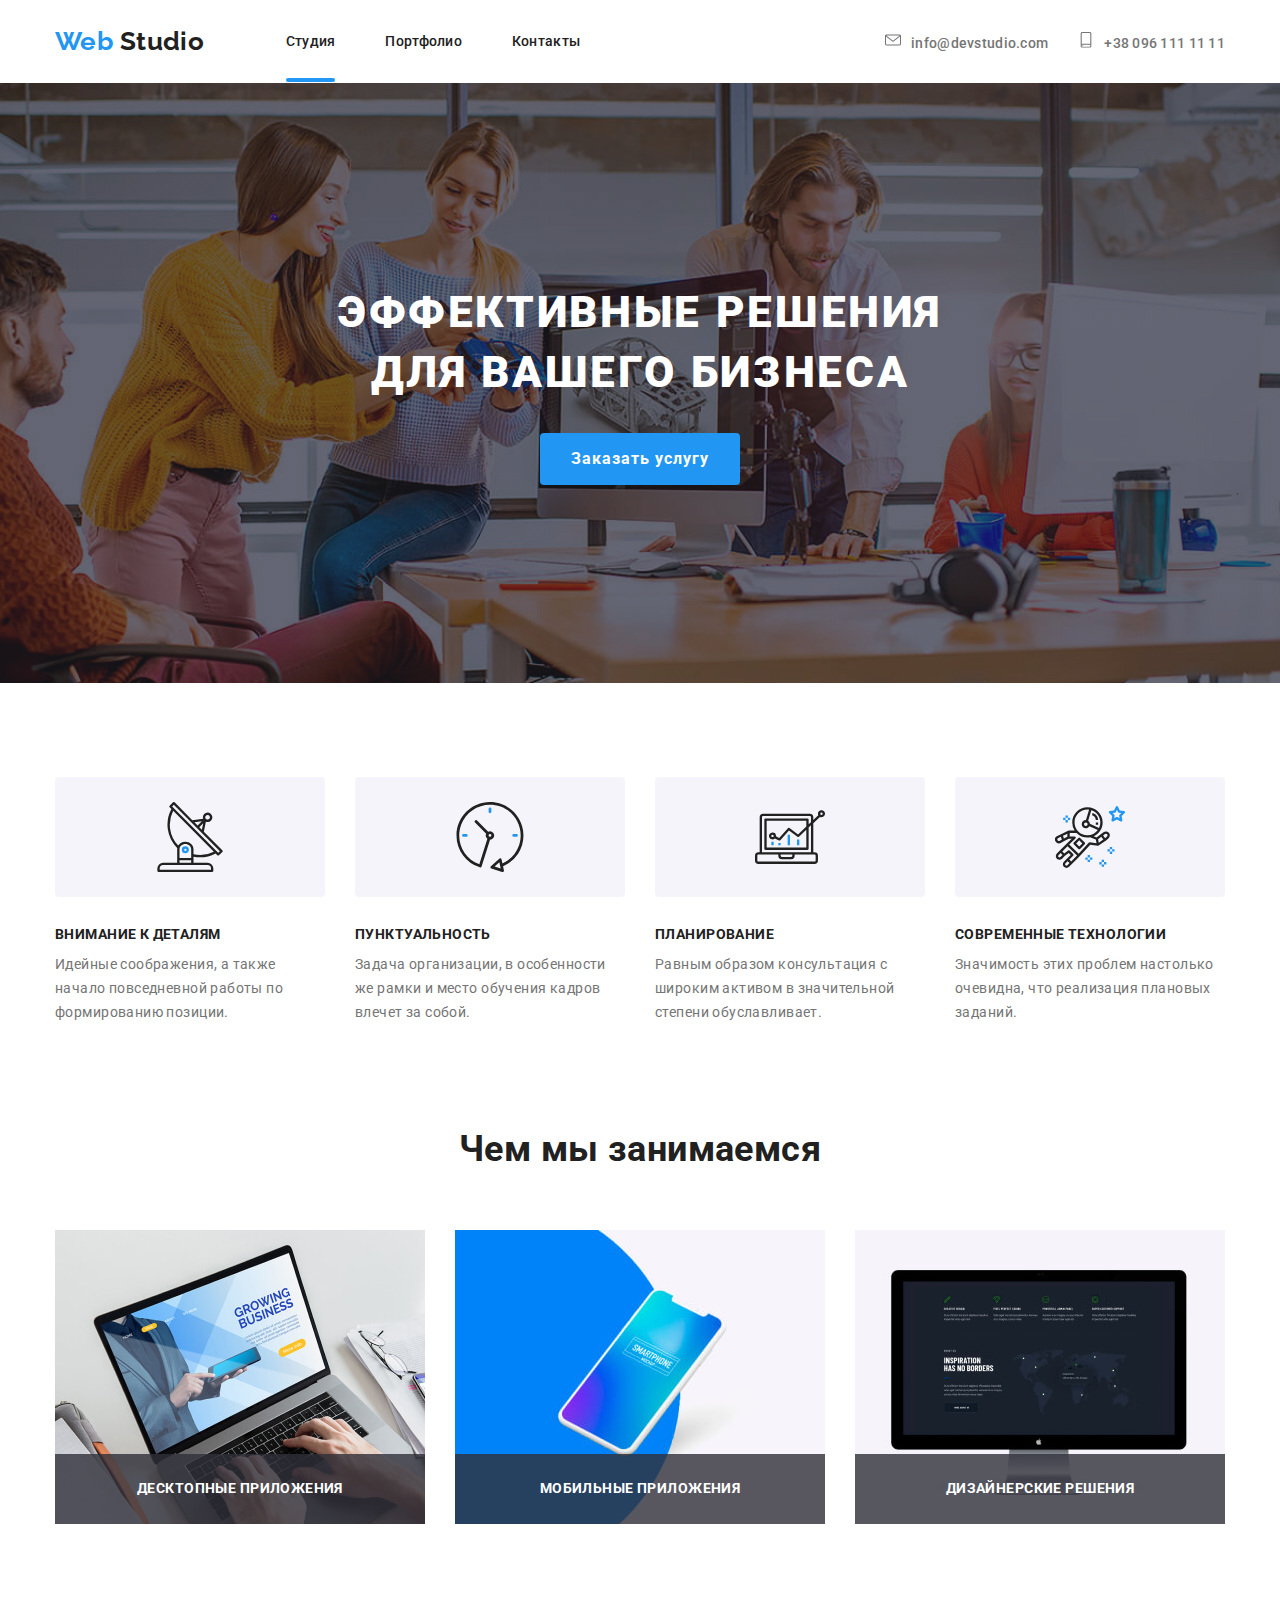
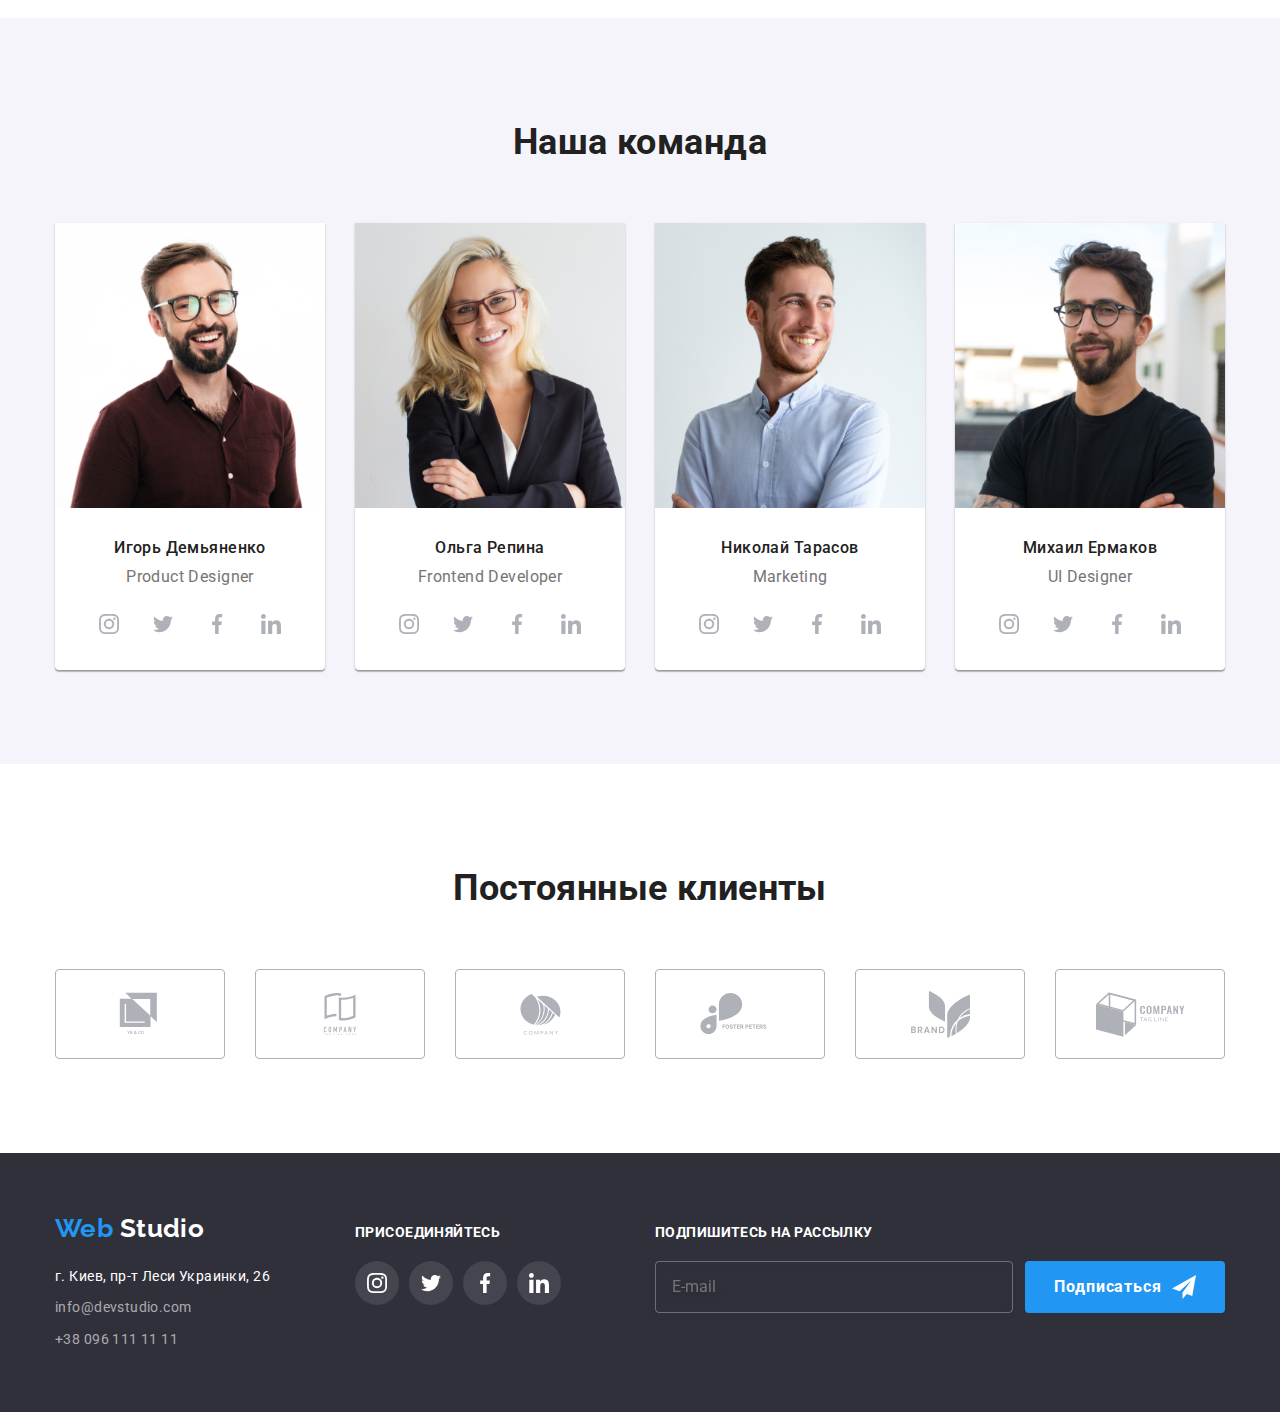
<file: index.html>
<!DOCTYPE html>
<html lang="ru">
  <head>
    <meta charset="UTF-8" />
    <meta name="viewport" content="width=device-width, initial-scale=1.0" />
    <title>WebStudio</title>
    <link
      href="https://fonts.googleapis.com/css2?family=Raleway:wght@700&family=Roboto:wght@400;500;700&display=swap"
      rel="stylesheet"
    />
    <link rel="stylesheet" href="./css/main.min.css" />
  </head>
  <body>
    <!-- неизменная шапка сайта -->
    <header>
    
        <div class="container header">

          <div class="header-logo">
            <a href="" class="logo"><span class="part-first">Web</span><span class="part-second"> Studio</span></a>
          </div>

          <button type="button" class="menu-button" aria-expanded="false" aria-controls="menu-wrapper" data-menu-button>
            <svg width="40" height="40">
              <use class="icon-burger" href="./images/modal-sprite.svg#icon-burger"></use>
              <use class="icon-close" href="./images/modal-sprite.svg#icon-close-menu"></use>
            </svg>
          </button>

          <div class="menu-wrapper" data-menu>
            <nav>
              <ul class="nav list">
                <li class="nav-item"><a class="active-page" href="./index.html">Студия</a></li>
                <li class="nav-item"><a class="" href="./portfolio.html">Портфолио</a></li>
                <li class="nav-item"><a class="" href="./contacts.html">Контакты</a></li>
              </ul>
            </nav>
            
            <div class="header-contacts">
              <ul class="header-contacts-list list">
                <li class="header-contacts-item"><a href="mailto:info@devstudio.com">
                    <svg class="contact-icon">
                      <use href="./images/sprite.svg#icon-envelope"></use>
                    </svg>info@devstudio.com</a></li>
                <li class="header-contacts-item"><a href="tel:00380961111111">
                    <svg class="contact-icon">
                      <use href="./images/sprite.svg#icon-smartphone"></use>
                    </svg>+38 096 111 11 11</a></li>
              </ul>
            </div> 
          </div>
  
        </div>
    
    </header>

    <main>
      <!-- герой -->
      <section class="hero">
            <div class="hero-text container">
                <h1>Эффективные решения<br> для вашего бизнеса</h1>
                <button class="btn" type="button" data-modal-open> Заказать услугу</button>
            </div>
        </section>

      <!-- наши преимущества -->
      
      <section class="advantages section">
        <div class="container">
          <h2 hidden>Наши преимущества</h2>
          <!-- заголовок будет невидимым, но должен существовать -->
          <ul class="advantages-list list">
            <li class="advantages-list-item">
              <div class="adventages-icon">
                <svg width="70" height="70">
                  <use href="./images/sprite.svg#icon-antenna"></use>
                </svg>
              </div>
              <h3>Внимание к деталям</h3>
              <p>
                Идейные соображения, а также начало повседневной работы по
                формированию позиции.
              </p>
            </li>
            <li class="advantages-list-item">
              <div class="adventages-icon">
                <svg width="70" height="70">
                  <use href="./images/sprite.svg#icon-clock"></use>
                </svg>
              </div>
              <h3>Пунктуальность</h3>
              <p>
                Задача организации, в особенности же рамки и место обучения
                кадров влечет за собой.
              </p>
            </li>
            <li class="advantages-list-item">
              <div class="adventages-icon">
                <svg width="70" height="70">
                  <use href="./images/sprite.svg#icon-diagram"></use>
                </svg>
              </div>
              <h3>Планирование</h3>
              <p>
                Равным образом консультация с широким активом в значительной
                степени обуславливает.
              </p>
            </li>
            <li class="advantages-list-item">
              <div class="adventages-icon">
                <svg width="70" height="70">
                  <use href="./images/sprite.svg#icon-astronaut"></use>
                </svg>
              </div>
              <h3>Современные технологии</h3>
              <p>
                Значимость этих проблем настолько очевидна, что реализация
                плановых заданий.
              </p>
            </li>
          </ul>
        </div>
      </section>

      <!-- Чем мы занимаемся -->
      <section class="activities section">
         <div class="container">
           <h2 class="section-title">Чем мы занимаемся</h2>
           <ul class="activities-list list">
             <li class="activities-list-item link">
               <h3>Десктопные приложения</h3>
               <img src="./images/laptop1.jpg" alt="пк" width="370" height="294">
             </li>
             <li class="activities-list-item">
               <h3>Мобильные приложения</h3>
               <img src="./images/phone2.jpg" alt="мобильный телефон" width="370" height="294">
             </li>
             <li class="activities-list-item">
               <h3>Дизайнерские решения</h3>
               <img src="./images/monitor3.jpg" alt="монитор" width="370" height="294">
             </li>
           </ul>
         </div>

      </section>

      <!-- Наша команда -->
      <section class="team">
        <div class="container">
          <h2 class="section-title">Наша команда</h2>
          <ul class="our-team-list list">
            <li class="our-team-list-item">
              <picture>
                <source srcset="./images/team/igor-mobile@1x.jpg 1x, ./images/team/igor-mobile@2x.jpg 2x"
                  media="(max-width:767px)" type="image/jpg">
                <source srcset="./images/team/igor-tablet@1x.jpg 1x, ./images/team/igor-tablet@2x.jpg 2x"
                  media="(min-width:768px)" type="image/jpg">
                <source srcset="./images/team/igor-pc@1x.jpg 1x, ./images/team/igor-pc@2x.jpg 2x"
                  media="(min-width:1200px)" type="image/jpg">
                <img src="./images/team/igor-mobile@1x.jpg">
              </picture>
              <h3>Игорь Демьяненко</h3>
              <p>Product Designer</p>
              <ul class="sm-list list link">
                <li class="sm-list-item">
                  <a class="sm-list-item-icon" href="" aria-label="insta icon">
                    <svg class="item-icon">
                      <use href="./images/sprite.svg#icon-instagram"></use>
                    </svg>
                  </a>
                </li>
                <li class="sm-list-item">
                  <a
                    class="sm-list-item-icon"
                    href=""
                    aria-label="twitter icon"
                  >
                    <svg class="item-icon">
                      <use href="./images/sprite.svg#icon-twitter"></use>
                    </svg>
                  </a>
                </li>
                <li class="sm-list-item">
                  <a
                    class="sm-list-item-icon"
                    href=""
                    aria-label="facebook icon"
                  >
                    <svg class="item-icon">
                      <use href="./images/sprite.svg#icon-facebook"></use>
                    </svg>
                  </a>
                </li>
                <li class="sm-list-item">
                  <a
                    class="sm-list-item-icon"
                    href=""
                    aria-label="linkedin icon"
                  >
                    <svg class="item-icon">
                      <use href="./images/sprite.svg#icon-linkedin"></use>
                    </svg>
                  </a>
                </li>
              </ul>
            </li>
            <li class="our-team-list-item">
              <picture>
                <source srcset="./images/team/olga-mobile@1x.jpg 1x, ./images/team/olga-mobile@2x.jpg 2x"
                  media="(max-width:767px)" type="image/jpg">
                <source srcset="./images/team/olga-tablet@1x.jpg 1x, ./images/team/olga-tablet@2x.jpg 2x"
                  media="(min-width:768px)" type="image/jpg">
                <source srcset="./images/team/olga-pc@1x.jpg 1x, ./images/team/olga-pc@2x.jpg 2x"
                  media="(min-width:1200px)" type="image/jpg">
                <img src="./images/team/olga-mobile@1x.jpg">
              </picture>
              <h3>Ольга Репина</h3>
              <p>Frontend Developer</p>
              <ul class="sm-list list link">
                <li class="sm-list-item">
                  <a class="sm-list-item-icon" href="" aria-label="insta icon">
                    <svg class="item-icon">
                      <use href="./images/sprite.svg#icon-instagram"></use>
                    </svg>
                  </a>
                </li>
                <li class="sm-list-item">
                  <a
                    class="sm-list-item-icon"
                    href=""
                    aria-label="twitter icon"
                  >
                    <svg class="item-icon">
                      <use href="./images/sprite.svg#icon-twitter"></use>
                    </svg>
                  </a>
                </li>
                <li class="sm-list-item">
                  <a
                    class="sm-list-item-icon"
                    href=""
                    aria-label="facebook icon"
                  >
                    <svg class="item-icon">
                      <use href="./images/sprite.svg#icon-facebook"></use>
                    </svg>
                  </a>
                </li>
                <li class="sm-list-item">
                  <a
                    class="sm-list-item-icon"
                    href=""
                    aria-label="linkedin icon"
                  >
                    <svg class="item-icon">
                      <use href="./images/sprite.svg#icon-linkedin"></use>
                    </svg>
                  </a>
                </li>
              </ul>
            </li>
            <li class="our-team-list-item">
              <picture>
                <source srcset="./images/team/niko-mobile@1x.jpg 1x, ./images/team/niko-mobile@2x.jpg 2x" media="(max-width:767px)"
                  type="image/jpg">
                <source srcset="./images/team/niko-tablet@1x.jpg 1x, ./images/team/niko-tablet@2x.jpg 2x" media="(min-width:768px)"
                  type="image/jpg">
                <source srcset="./images/team/niko-pc@1x.jpg 1x, ./images/team/niko-pc@2x.jpg 2x" media="(min-width:1200px)"
                  type="image/jpg">
                <img src="./images/team/niko-mobile@1x.jpg">
              </picture>
              <h3>Николай Тарасов</h3>
              <p>Marketing</p>
              <ul class="sm-list list link">
                <li class="sm-list-item">
                  <a class="sm-list-item-icon" href="" aria-label="insta icon">
                    <svg class="item-icon">
                      <use href="./images/sprite.svg#icon-instagram"></use>
                    </svg>
                  </a>
                </li>
                <li class="sm-list-item">
                  <a
                    class="sm-list-item-icon"
                    href=""
                    aria-label="twitter icon"
                  >
                    <svg class="item-icon">
                      <use href="./images/sprite.svg#icon-twitter"></use>
                    </svg>
                  </a>
                </li>
                <li class="sm-list-item">
                  <a
                    class="sm-list-item-icon"
                    href=""
                    aria-label="facebook icon"
                  >
                    <svg class="item-icon">
                      <use href="./images/sprite.svg#icon-facebook"></use>
                    </svg>
                  </a>
                </li>
                <li class="sm-list-item">
                  <a
                    class="sm-list-item-icon"
                    href=""
                    aria-label="linkedin icon"
                  >
                    <svg class="item-icon">
                      <use href="./images/sprite.svg#icon-linkedin"></use>
                    </svg>
                  </a>
                </li>
              </ul>
            </li>
            <li class="our-team-list-item">
              <picture>
                <source srcset="./images/team/misha-mobile@1x.jpg 1x, ./images/team/misha-mobile@2x.jpg 2x" media="(max-width:767px)"
                  type="image/jpg">
                <source srcset="./images/team/misha-tablet@1x.jpg 1x, ./images/team/misha-tablet@2x.jpg 2x" media="(min-width:768px)"
                  type="image/jpg">
                <source srcset="./images/team/misha-pc@1x.jpg 1x, ./images/team/misha-pc@2x.jpg 2x" media="(min-width:1200px)"
                  type="image/jpg">
                <img src="./images/team/misha-mobile@1x.jpg">
              </picture>
              <h3>Михаил Ермаков</h3>
              <p>UI Designer</p>
              <ul class="sm-list list link">
                <li class="sm-list-item">
                  <a class="sm-list-item-icon" href="" aria-label="insta icon">
                    <svg class="item-icon">
                      <use href="./images/sprite.svg#icon-instagram"></use>
                    </svg>
                  </a>
                </li>
                <li class="sm-list-item">
                  <a
                    class="sm-list-item-icon"
                    href=""
                    aria-label="twitter icon"
                  >
                    <svg class="item-icon">
                      <use href="./images/sprite.svg#icon-twitter"></use>
                    </svg>
                  </a>
                </li>
                <li class="sm-list-item">
                  <a
                    class="sm-list-item-icon"
                    href=""
                    aria-label="facebook icon"
                  >
                    <svg class="item-icon">
                      <use href="./images/sprite.svg#icon-facebook"></use>
                    </svg>
                  </a>
                </li>
                <li class="sm-list-item">
                  <a
                    class="sm-list-item-icon"
                    href=""
                    aria-label="linkedin icon"
                  >
                    <svg class="item-icon">
                      <use href="./images/sprite.svg#icon-linkedin"></use>
                    </svg>
                  </a>
                </li>
              </ul>
            </li>
          </ul>
        </div>
      </section>

      <!-- Постоянные клиенты -->
      <section class="clients">
        <div class="container">
          <h2 class="section-title">Постоянные клиенты</h2>

          <ul class="clients-list list link">
            <li class="clients-list-item">
              <a class="client" href="" target="_blank">
                <svg class="company-logo" width="44.27" height="49.23">
                  <use href="./images/sprite.svg#icon-logo1"></use>
                </svg>
              </a>
            </li>
            <li class="clients-list-item">
              <a class="client" href="" target="_blank">
                <svg class="company-logo" width="42" height="52">
                  <use href="./images/sprite.svg#icon-logo2"></use>
                </svg>
              </a>
            </li>
            <li class="clients-list-item">
              <a class="client" href="" target="_blank">
                <svg class="company-logo" width="41" height="42.6">
                  <use href="./images/sprite.svg#icon-logo3"></use>
                </svg>
              </a>
            </li>
            <li class="clients-list-item">
              <a class="client" href="" target="_blank">
                <svg class="company-logo" width="79.66" height="42.02">
                  <use href="./images/sprite.svg#icon-logo4"></use>
                </svg>
              </a>
            </li>
            <li class="clients-list-item">
              <a class="client" href="" target="_blank">
                <svg class="company-logo" width="59" height="47">
                  <use href="./images/sprite.svg#icon-logo5"></use>
                </svg>
              </a>
            </li>
            <li class="clients-list-item">
              <a class="client" href="" target="_blank">
                <svg class="company-logo" width="88.48" height="45.44">
                  <use href="./images/sprite.svg#icon-logo6"></use>
                </svg>
              </a>
            </li>
          </ul>
        </div>
      </section>
    </main>

    <!-- футер -->

    <footer>
      
      <div class="container">
                <div class="footer-tablet-top">
                  <div class="footer-contacts">
                    <a href="" class="logo"><span class="part-first">Web</span><span class="part-second"> Studio</span></a>
                
                    <address class="address">
                      <a class="map" href="https://goo.gl/maps/HwrvqcL7cg5Yp1Jj8">г. Киев, пр-т Леси Украинки, 26</a>
                      <ul class="footer-contacts-list list">
                        <li class="footer-contacts-list-item">
                          <a class="footer-contacts-item" href="mailto:info@devstudio.com">info@devstudio.com</a>
                        </li>
                
                        <li class="footer-contacts-list-item">
                          <a class="footer-contacts-item" href="tel:00380961111111">+38 096 111 11 11</a>
                        </li>
                      </ul>
                    </address>
                  </div>
                
                  <div class="join">
                    <b class="attention">Присоединяйтесь</b>
                    <ul class="sm-list list">
                      <li class="sm-list-item">
                        <a class="sm-list-item-icon" href="" aria-label="insta icon">
                          <svg class="item-icon">
                            <use href="./images/sprite.svg#icon-instagram"></use>
                          </svg>
                        </a>
                      </li>
                      <li class="sm-list-item">
                        <a class="sm-list-item-icon" href="" aria-label="twitter icon">
                          <svg class="item-icon">
                            <use href="./images/sprite.svg#icon-twitter"></use>
                          </svg>
                        </a>
                      </li>
                      <li class="sm-list-item">
                        <a class="sm-list-item-icon" href="" aria-label="facebook icon">
                          <svg class="item-icon">
                            <use href="./images/sprite.svg#icon-facebook"></use>
                          </svg>
                        </a>
                      </li>
                      <li class="sm-list-item">
                        <a class="sm-list-item-icon" href="" aria-label="linkedin icon">
                          <svg class="item-icon">
                            <use href="./images/sprite.svg#icon-linkedin"></use>
                          </svg></a>
                      </li>
                    </ul>
                  </div>
                </div>
                
                <div class="join-form">
                  <b class="attention">Подпишитесь на рассылку</b>
                  <form class="subscribe-form">
                    <input class="subscribe-input" type="email" name="email" placeholder="E-mail" autocomplete="email">
                    <button class="subscribe-button btn" type="submit">Подписаться</button>
                  </form>
                </div>
      </div>

     </footer>

    <!-- модалка -->

    <div class="backdrop is-hidden" data-backdrop>
      <form class="js-order-form">
        <button class="close-button" type="button" data-modal-close>
          <svg class="close-icon">
            <use href="./images/modal-sprite.svg#icon-close"></use>
          </svg>
        </button>

        <p>Оставьте свои данные, мы вам перезвоним</p>

        <div class="form-field">
          <input
            class="form-input"
            type="text"
            name="name"
            id="name"
            required
            placeholder=" "
          />
          <label class="form-label" for="name">Имя</label>
          <svg class="form-icon">
            <use href="./images/modal-sprite.svg#icon-person"></use>
          </svg>
        </div>

        <div class="form-field">
          <input
            class="form-input"
            type="tel"
            name="tel"
            id="tel"
            required
            placeholder=" "
          />
          <label class="form-label" for="tel">Телефон</label>
          <svg class="form-icon">
            <use href="./images/modal-sprite.svg#icon-phone"></use>
          </svg>
        </div>

        <div class="form-field">
          <input
            class="form-input"
            type="email"
            name="email"
            id="email"
            required
            placeholder=" "
          />
          <label class="form-label" for="email">Почта</label>
          <svg class="form-icon">
            <use href="./images/modal-sprite.svg#icon-email"></use>
          </svg>
        </div>

        <div class="form-field last">
          <label for="comment"></label>
          <textarea
            class="form-input comment"
            name="comment"
            id="comment"
            placeholder="Комментарий"
          ></textarea>
        </div>

        <div class="policy">
          <input
            class="checkbox"
            type="checkbox"
            name="policy"
            id="policy"
            required
          />
          <label class="policy-required" for="policy"
            >Соглашаюсь с рассылкой и принимаю
            <span><a href="">Условия договора</a></span></label
          >
        </div>

        <button class="submit-button btn" type="submit">Отправить</button>
      </form>
    </div>

    <script>
      (() => {
        document
          .querySelector(".js-order-form")
          .addEventListener("submit", (e) => {
            e.preventDefault();

            new FormData(e.currentTarget).forEach((value, name) =>
              console.log(`${name}: ${value}`)
            );

            e.currentTarget.reset();
          });
      })();
    </script>

    <script src="./js/modal.js"></script>
    <script src="./js/menu.js"></script>
  </body>
</html>
</file>
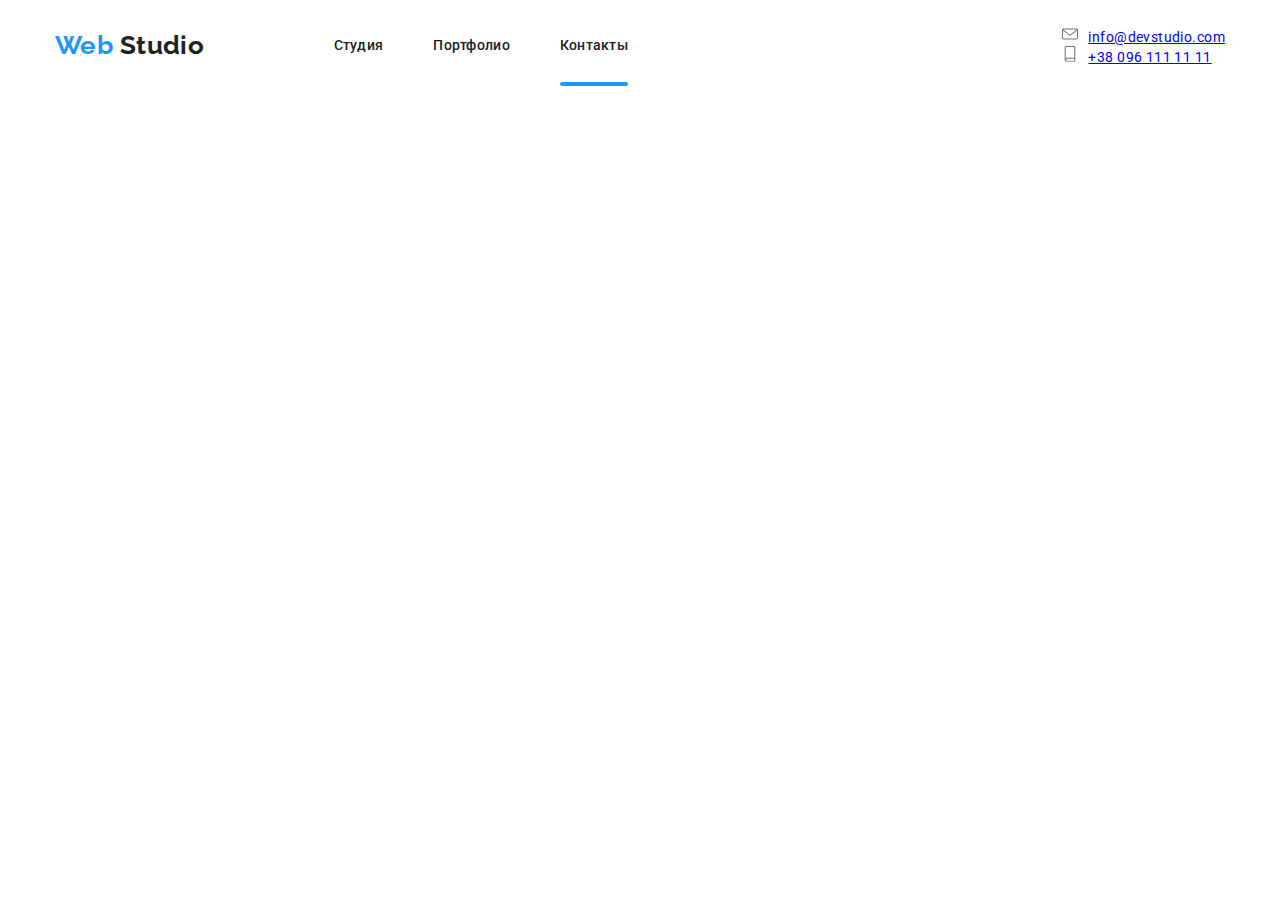
<file: contacts.html>
<!DOCTYPE html>
<html lang="ru">

<head>
    <meta charset="UTF-8">
    <meta name="viewport" content="width=device-width, initial-scale=1.0">
    <title>WebStudio</title>
    <link href="https://fonts.googleapis.com/css2?family=Raleway:wght@700&family=Roboto:wght@400;500;700&display=swap"
        rel="stylesheet">
    <link rel="stylesheet" href="./css/main.min.css">
</head>

<body>
    <!-- неизменная шапка сайта -->
    <header>
    
        <div class="container header">
    
            <a href="" class="logo"><span class="part-first">Web</span><span class="part-second"> Studio</span></a>
    
            <nav>
                <ul class="nav list">
                    <li class="nav-item"><a class="" href="./index.html">Студия</a></li>
                    <li class="nav-item"><a class="" href="./portfolio.html">Портфолио</a></li>
                    <li class="nav-item"><a class="active-page" href="./contacts.html">Контакты</a></li>
                </ul>
            </nav>
    
            <ul class="contacts list contacts-container">
                <li class="contact-item"><a href="mailto:info@devstudio.com">
                        <svg class="contact-icon">
                            <use href="./images/sprite.svg#icon-envelope"></use>
                        </svg>info@devstudio.com</a></li>
                <li class="contact-item"><a href="tel:00380961111111">
                        <svg class="contact-icon">
                            <use href="./images/sprite.svg#icon-smartphone"></use>
                        </svg>+38 096 111 11 11</a></li>
            </ul>
    
        </div>
    
    </header>

                <!-- <form class="js-order-form">

                    <p>Оставьте свои данные, мы вам перезвоним</p>
        
                    <div class="form-field">
                        <input class="form-input" type="text" name="name" id="name">
                        <label class="form-label"for="name"><svg class="form-icon">
                                <use href="./images/modal-sprite.svg#icon-person"></use></svg>Имя</label>
                    </div>

                    <div class="form-field">
                        <input class="form-input" type="tel" name="tel" id="tel">
                        <label class="form-label" for="tel"><svg class="form-icon">
                            <use href="./images/modal-sprite.svg#icon-phone"></use>
                        </svg>Телефон</label>
                    </div>


                    <div class="form-field">
                        <input class="form-input" type="email" name="email" id="email">
                        <label class="form-label" for="email"><svg class="form-icon">
                            <use href="./images/modal-sprite.svg#icon-email"></use>
                        </svg>Почта</label>
                    </div>

                    <div class="form-field last">
                        <label for="comment"></label>
                        <textarea class="form-input" class="comment" name="comment" id="comment" placeholder="Комментарий"></textarea>
                    </div>

                    <div class="policy">
                        <input type="checkbox" name="policy" id="policy">
                        <label for="policy">Соглашаюсь с рассылкой и принимаю <span><a href="">Условия договора</a></span></label>
                    </div>
                        
                    <button class="submit-button btn" type="submit">Отправить</button>
                </form>

                
 
    <script>
        (() => {
            document
                .querySelector('.js-order-form')
                .addEventListener('submit', e => {
                    e.preventDefault();

                    new FormData(e.currentTarget).forEach((value, name) =>
                        console.log(`${name}: ${value}`),
                    );

                    e.currentTarget.reset();
                });
        })();
    </script> -->

</body>
</html>
</file>
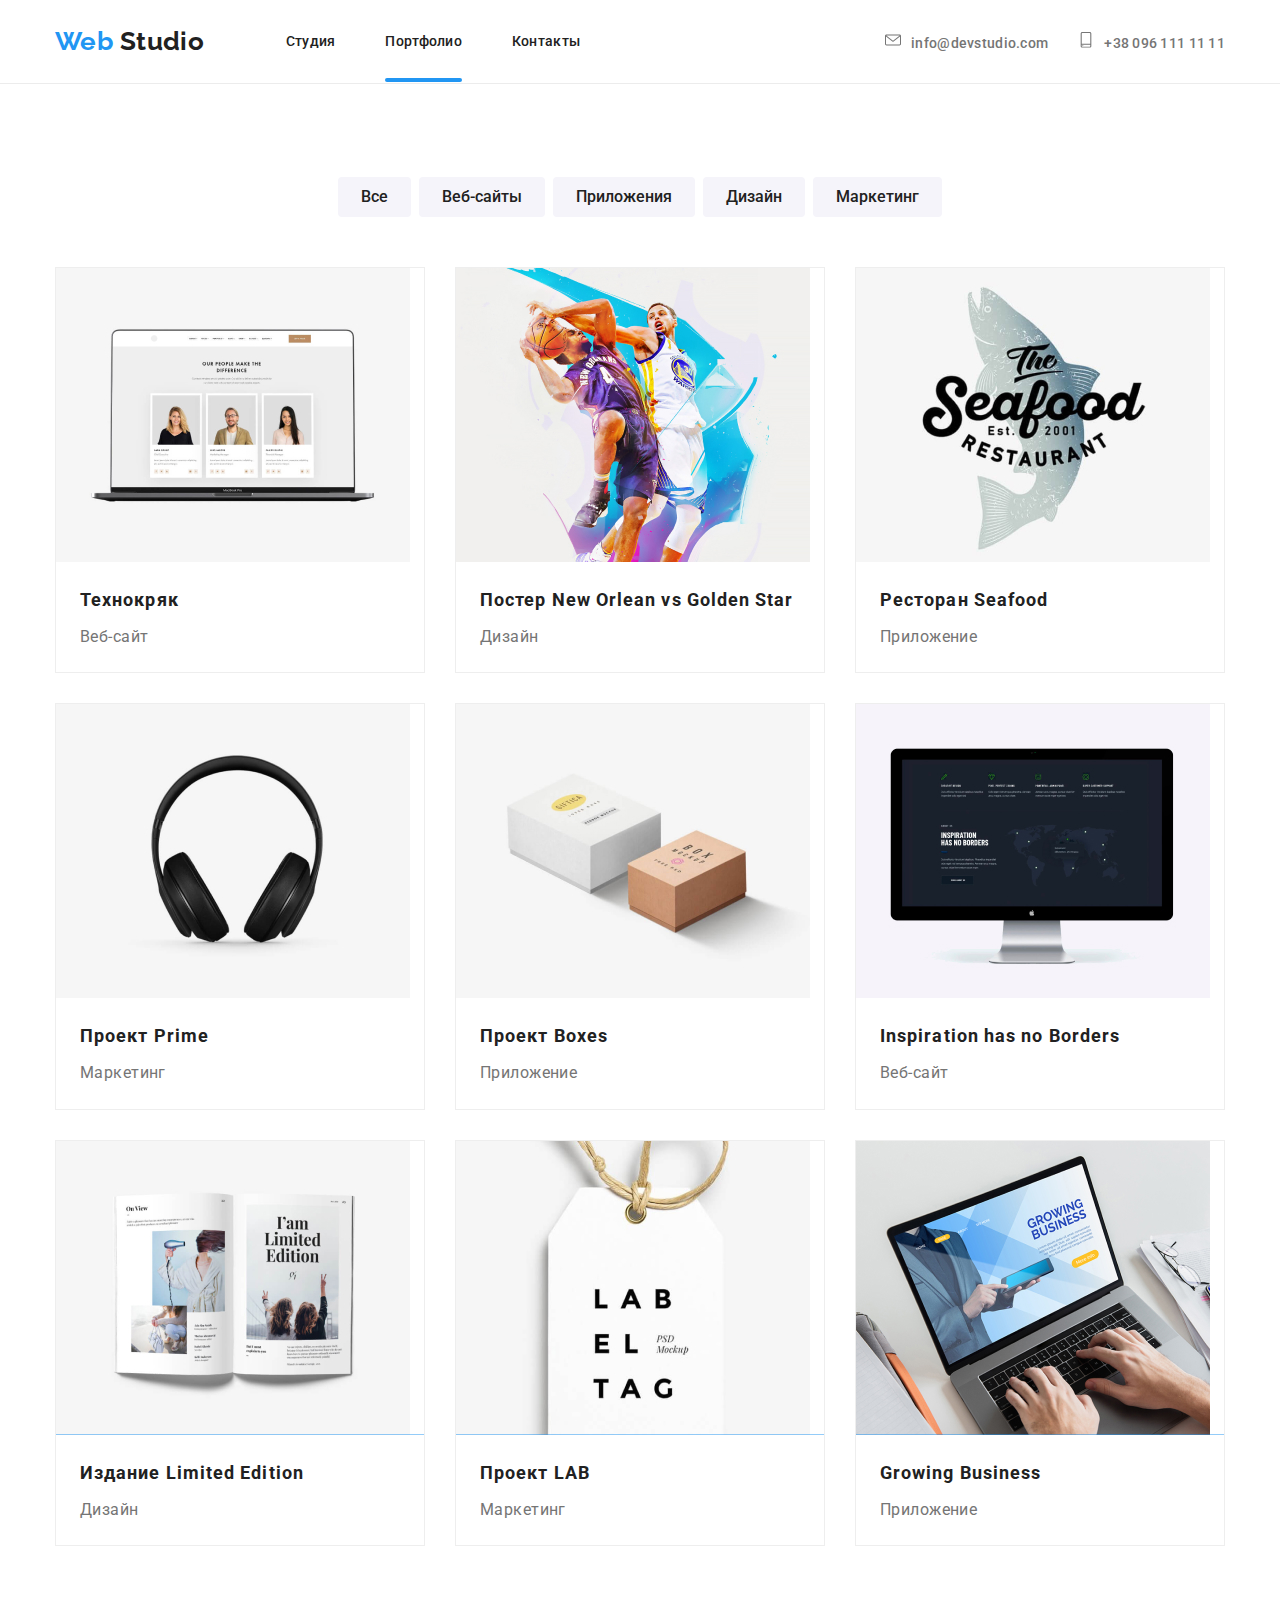
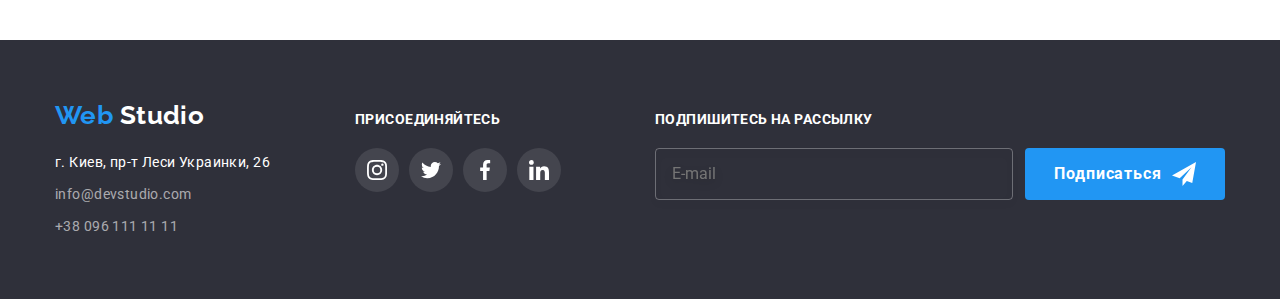
<file: portfolio.html>
<!DOCTYPE html>
<html lang="ru">
  <head>
    <meta charset="UTF-8" />
    <meta name="viewport" content="width=device-width, initial-scale=1.0" />
    <title>WebStudio</title>
    <link
      href="https://fonts.googleapis.com/css2?family=Raleway:wght@700&family=Roboto:wght@400;500;700&display=swap"
      rel="stylesheet"
    />
    <link rel="stylesheet" href="./css/portfolio.min.css" />
  </head>

  <body>
    <!-- неизменная шапка сайта -->
<header>

  <div class="container header">

    <div class="header-logo">
      <a href="" class="logo"><span class="part-first">Web</span><span class="part-second"> Studio</span></a>
    </div>

    <button type="button" class="menu-button" aria-expanded="false" aria-controls="menu-wrapper" data-menu-button>
      <svg width="40" height="40">
        <use class="icon-burger" href="./images/modal-sprite.svg#icon-burger"></use>
        <use class="icon-close" href="./images/modal-sprite.svg#icon-close-menu"></use>
      </svg>
    </button>

    <div class="menu-wrapper" data-menu>
      <nav>
        <ul class="nav list">
          <li class="nav-item"><a class="" href="./index.html">Студия</a></li>
          <li class="nav-item"><a class="active-page" href="./portfolio.html">Портфолио</a></li>
          <li class="nav-item"><a class="" href="./contacts.html">Контакты</a></li>
        </ul>
      </nav>

      <div class="header-contacts">
        <ul class="header-contacts-list list">
          <li class="header-contacts-item"><a href="mailto:info@devstudio.com">
              <svg class="contact-icon">
                <use href="./images/sprite.svg#icon-envelope"></use>
              </svg>info@devstudio.com</a></li>
          <li class="header-contacts-item"><a href="tel:00380961111111">
              <svg class="contact-icon">
                <use href="./images/sprite.svg#icon-smartphone"></use>
              </svg>+38 096 111 11 11</a></li>
        </ul>
      </div>
    </div>

  </div>

</header>

    <main class="portfolio-page">
      <section class="portfolio">
        <div class="container">
          <h1 hidden>Портфолио</h1>
          
          <ul class="button-list list link">
            <li class="item"><button class="portfolio-button">Все</button></li>
            <li class="item"><button class="portfolio-button">Веб-сайты</button></li>
            <li class="item"><button class="portfolio-button">Приложения</button></li>
            <li class="item"><button class="portfolio-button">Дизайн</button></li>
            <li class="item"><button class="portfolio-button">Маркетинг</button></li>
          </ul>
        </div>

        <div class="container">
          <ul class="portfolio-list list link">
            <li class="portfolio-list-item">
              <a href="">
                <div class="overlay">
                  <picture>
                    <source srcset="./img-portfolio/pic1-mobile@1x.jpg 1x, ./img-portfolio/pic1-mobile@2x.jpg 2x" media="(max-width:767px)" type="image/jpg">
                    <source srcset="./img-portfolio/pic1-tablet@1x.jpg 1x, ./img-portfolio/pic1-tablet@2x.jpg 2x" media="(min-width:767px)" type="image/jpg">
                    <source srcset="./img-portfolio/pic1-pc@1x.jpg 1x, ./img-portfolio/pic1-pc@2x.jpg 2x" media="(min-width:1200px)" type="image/jpg">
                    <img src="./img-portfolio/pic1-mobile@1x.jpg">
                  </picture>
                  <p class="portfolio-description">
                    Технокряк это современная площадка распространения
                    коронавируса. Компании используют эту платформу для цифрового
                    шпионажа и атак на защищённые сервера конкурентов.
                  </p>
                </div>
                <h2>Технокряк</h2>
                <p class="portfolio-type">Веб-сайт</p>
              </a>
            </li>
          
            <li class="portfolio-list-item">
              <a href="">
                <div class="overlay">
                  <picture>
                    <source srcset="./img-portfolio/pic2-mobile@1x.jpg 1x, ./img-portfolio/pic2-mobile@2x.jpg 2x"
                      media="(max-width:767px)" type="image/jpg">
                    <source srcset="./img-portfolio/pic2-tablet@1x.jpg 1x, ./img-portfolio/pic2-tablet@2x.jpg 2x"
                      media="(min-width:767px)" type="image/jpg">
                    <source srcset="./img-portfolio/pic2-pc@1x.jpg 1x, ./img-portfolio/pic2-pc@2x.jpg 2x" media="(min-width:1200px)"
                      type="image/jpg">
                    <img src="./img-portfolio/pic2-mobile@1x.jpg">
                  </picture>
                  <p class="portfolio-description">
                    Технокряк это современная площадка распространения
                    коронавируса. Компании используют эту платформу для цифрового
                    шпионажа и атак на защищённые сервера конкурентов.
                  </p>
                </div>
                <h2 lang="en">Постер New Orlean vs Golden Star</h2>
                <p class="portfolio-type">Дизайн</p>
              </a>
            </li>
            <li class="portfolio-list-item">
              <a href="">
                <div class="overlay">
                  <picture>
                    <source srcset="./img-portfolio/pic3-mobile@1x.jpg 1x, ./img-portfolio/pic3-mobile@2x.jpg 2x"
                      media="(max-width:767px)" type="image/jpg">
                    <source srcset="./img-portfolio/pic3-tablet@1x.jpg 1x, ./img-portfolio/pic3-tablet@2x.jpg 2x"
                      media="(min-width:767px)" type="image/jpg">
                    <source srcset="./img-portfolio/pic3-pc@1x.jpg 1x, ./img-portfolio/pic3-pc@2x.jpg 2x" media="(min-width:1200px)"
                      type="image/jpg">
                    <img src="./img-portfolio/pic3-mobile@1x.jpg">
                  </picture>
                  <p class="portfolio-description">
                    Технокряк это современная площадка распространения
                    коронавируса. Компании используют эту платформу для цифрового
                    шпионажа и атак на защищённые сервера конкурентов.
                  </p>
                </div>
                <h2>Ресторан Seafood</h2>
                <p class="portfolio-type">Приложение</p>
              </a>
            </li>
          
            <li class="portfolio-list-item">
              <a href="">
                <div class="overlay">
                  <picture>
                    <source srcset="./img-portfolio/pic4-mobile@1x.jpg 1x, ./img-portfolio/pic4-mobile@2x.jpg 2x"
                      media="(max-width:767px)" type="image/jpg">
                    <source srcset="./img-portfolio/pic4-tablet@1x.jpg 1x, ./img-portfolio/pic4-tablet@2x.jpg 2x"
                      media="(min-width:767px)" type="image/jpg">
                    <source srcset="./img-portfolio/pic4-pc@1x.jpg 1x, ./img-portfolio/pic4-pc@2x.jpg 2x" media="(min-width:1200px)"
                      type="image/jpg">
                    <img src="./img-portfolio/pic4-mobile@1x.jpg">
                  </picture>
                  <p class="portfolio-description">
                    Технокряк это современная площадка распространения
                    коронавируса. Компании используют эту платформу для цифрового
                    шпионажа и атак на защищённые сервера конкурентов.
                  </p>
                </div>
                <h2>Проект Prime</h2>
                <p class="portfolio-type">Маркетинг</p>
              </a>
            </li>
          
            <li class="portfolio-list-item">
              <a href="">
                <div class="overlay">
                  <picture>
                    <source srcset="./img-portfolio/pic5-mobile@1x.jpg 1x, ./img-portfolio/pic5-mobile@2x.jpg 2x"
                      media="(max-width:767px)" type="image/jpg">
                    <source srcset="./img-portfolio/pic5-tablet@1x.jpg 1x, ./img-portfolio/pic5-tablet@2x.jpg 2x"
                      media="(min-width:767px)" type="image/jpg">
                    <source srcset="./img-portfolio/pic5-pc@1x.jpg 1x, ./img-portfolio/pic5-pc@2x.jpg 2x" media="(min-width:1200px)"
                      type="image/jpg">
                    <img src="./img-portfolio/pic5-mobile@1x.jpg">
                  </picture>
                  <p class="portfolio-description">
                    Технокряк это современная площадка распространения
                    коронавируса. Компании используют эту платформу для цифрового
                    шпионажа и атак на защищённые сервера конкурентов.
                  </p>
                </div>
                <h2>Проект Boxes</h2>
                <p class="portfolio-type">Приложение</p>
              </a>
            </li>
          
            <li class="portfolio-list-item">
              <a href="">
                <div class="overlay">
                  <picture>
                    <source srcset="./img-portfolio/pic6-mobile@1x.jpg 1x, ./img-portfolio/pic6-mobile@2x.jpg 2x"
                      media="(max-width:767px)" type="image/jpg">
                    <source srcset="./img-portfolio/pic6-tablet@1x.jpg 1x, ./img-portfolio/pic6-tablet@2x.jpg 2x"
                      media="(min-width:767px)" type="image/jpg">
                    <source srcset="./img-portfolio/pic6-pc@1x.jpg 1x, ./img-portfolio/pic6-pc@2x.jpg 2x" media="(min-width:1200px)"
                      type="image/jpg">
                    <img src="./img-portfolio/pic6-mobile@1x.jpg">
                  </picture>
                  <p class="portfolio-description">
                    Технокряк это современная площадка распространения
                    коронавируса. Компании используют эту платформу для цифрового
                    шпионажа и атак на защищённые сервера конкурентов.
                  </p>
                </div>
                <h2 lang="en">Inspiration has no Borders</h2>
                <p class="portfolio-type">Веб-сайт</p>
              </a>
            </li>
          
            <li class="portfolio-list-item">
              <a href="">
                <div class="overlay">
                  <picture>
                    <source srcset="./img-portfolio/pic7-mobile@1x.jpg 1x, ./img-portfolio/pic7-mobile@2x.jpg 2x"
                      media="(max-width:767px)" type="image/jpg">
                    <source srcset="./img-portfolio/pic7-tablet@1x.jpg 1x, ./img-portfolio/pic7-tablet@2x.jpg 2x"
                      media="(min-width:767px)" type="image/jpg">
                    <source srcset="./img-portfolio/pic7-pc@1x.jpg 1x, ./img-portfolio/pic7-pc@2x.jpg 2x" media="(min-width:1200px)"
                      type="image/jpg">
                    <img src="./img-portfolio/pic7-mobile@1x.jpg">
                  </picture>
                  <p class="portfolio-description">
                    Технокряк это современная площадка распространения
                    коронавируса. Компании используют эту платформу для цифрового
                    шпионажа и атак на защищённые сервера конкурентов.
                  </p>
                </div>
                <h2>Издание Limited Edition</h2>
                <p class="portfolio-type">Дизайн</p>
              </a>
            </li>
          
            <li class="portfolio-list-item">
              <a href="">
                <div class="overlay">
                  <picture>
                    <source srcset="./img-portfolio/pic8-mobile@1x.jpg 1x, ./img-portfolio/pic8-mobile@2x.jpg 2x"
                      media="(max-width:767px)" type="image/jpg">
                    <source srcset="./img-portfolio/pic8-tablet@1x.jpg 1x, ./img-portfolio/pic8-tablet@2x.jpg 2x"
                      media="(min-width:767px)" type="image/jpg">
                    <source srcset="./img-portfolio/pic8-pc@1x.jpg 1x, ./img-portfolio/pic8-pc@2x.jpg 2x" media="(min-width:1200px)"
                      type="image/jpg">
                    <img src="./img-portfolio/pic8-mobile@1x.jpg">
                  </picture>
                  <p class="portfolio-description">
                    Технокряк это современная площадка распространения
                    коронавируса. Компании используют эту платформу для цифрового
                    шпионажа и атак на защищённые сервера конкурентов.
                  </p>
                </div>
                <h2>Проект LAB</h2>
                <p class="portfolio-type">Маркетинг</p>
              </a>
            </li>
          
            <li class="portfolio-list-item">
              <a href="">
                <div class="overlay">
                  <picture>
                    <source srcset="./img-portfolio/pic9-mobile@1x.jpg 1x, ./img-portfolio/pic9-mobile@2x.jpg 2x"
                      media="(max-width:767px)" type="image/jpg">
                    <source srcset="./img-portfolio/pic9-tablet@1x.jpg 1x, ./img-portfolio/pic9-tablet@2x.jpg 2x"
                      media="(min-width:767px)" type="image/jpg">
                    <source srcset="./img-portfolio/pic9-pc@1x.jpg 1x, ./img-portfolio/pic9-pc@2x.jpg 2x" media="(min-width:1200px)"
                      type="image/jpg">
                    <img src="./img-portfolio/pic9-mobile@1x.jpg">
                  </picture>
                  <p class="portfolio-description">
                    Технокряк это современная площадка распространения
                    коронавируса. Компании используют эту платформу для цифрового
                    шпионажа и атак на защищённые сервера конкурентов.
                  </p>
                </div>
                <h2 lang="en">Growing Business</h2>
                <p class="portfolio-type">Приложение</p>
              </a>
            </li>
          </ul>
        </div>
        
      </section>
    </main>

    <footer>
    
      <div class="container">
        <div class="footer-tablet-top">
          <div class="footer-contacts">
            <a href="" class="logo"><span class="part-first">Web</span><span class="part-second"> Studio</span></a>
    
            <address class="address">
              <a class="map" href="https://goo.gl/maps/HwrvqcL7cg5Yp1Jj8">г. Киев, пр-т Леси Украинки, 26</a>
              <ul class="footer-contacts-list list">
                <li class="footer-contacts-list-item">
                  <a class="footer-contacts-item" href="mailto:info@devstudio.com">info@devstudio.com</a>
                </li>
    
                <li class="footer-contacts-list-item">
                  <a class="footer-contacts-item" href="tel:00380961111111">+38 096 111 11 11</a>
                </li>
              </ul>
            </address>
          </div>
    
          <div class="join">
            <b class="attention">Присоединяйтесь</b>
            <ul class="sm-list list">
              <li class="sm-list-item">
                <a class="sm-list-item-icon" href="" aria-label="insta icon">
                  <svg class="item-icon">
                    <use href="./images/sprite.svg#icon-instagram"></use>
                  </svg>
                </a>
              </li>
              <li class="sm-list-item">
                <a class="sm-list-item-icon" href="" aria-label="twitter icon">
                  <svg class="item-icon">
                    <use href="./images/sprite.svg#icon-twitter"></use>
                  </svg>
                </a>
              </li>
              <li class="sm-list-item">
                <a class="sm-list-item-icon" href="" aria-label="facebook icon">
                  <svg class="item-icon">
                    <use href="./images/sprite.svg#icon-facebook"></use>
                  </svg>
                </a>
              </li>
              <li class="sm-list-item">
                <a class="sm-list-item-icon" href="" aria-label="linkedin icon">
                  <svg class="item-icon">
                    <use href="./images/sprite.svg#icon-linkedin"></use>
                  </svg></a>
              </li>
            </ul>
          </div>
        </div>
    
        <div class="join-form">
          <b class="attention">Подпишитесь на рассылку</b>
          <form class="subscribe-form">
            <input class="subscribe-input" type="email" name="email" placeholder="E-mail" autocomplete="email">
            <button class="subscribe-button btn" type="submit">Подписаться</button>
          </form>
        </div>
      </div>
    
    </footer>

    <script src="./js/menu.js"></script>
  </body>
</html>
</file>
<file: css/main.min.css>
/*! normalize.css v8.0.1 | MIT License | github.com/necolas/normalize.css */html{line-height:1.15;-webkit-text-size-adjust:100%}body{margin:0}main{display:block}h1{font-size:2em;margin:0.67em 0}hr{box-sizing:content-box;height:0;overflow:visible}pre{font-family:monospace, monospace;font-size:1em}a{background-color:transparent}abbr[title]{border-bottom:none;text-decoration:underline;text-decoration:underline dotted}b,strong{font-weight:bolder}code,kbd,samp{font-family:monospace, monospace;font-size:1em}small{font-size:80%}sub,sup{font-size:75%;line-height:0;position:relative;vertical-align:baseline}sub{bottom:-0.25em}sup{top:-0.5em}img{border-style:none}button,input,optgroup,select,textarea{font-family:inherit;font-size:100%;line-height:1.15;margin:0}button,input{overflow:visible}button,select{text-transform:none}button,[type="button"],[type="reset"],[type="submit"]{-webkit-appearance:button}button::-moz-focus-inner,[type="button"]::-moz-focus-inner,[type="reset"]::-moz-focus-inner,[type="submit"]::-moz-focus-inner{border-style:none;padding:0}button:-moz-focusring,[type="button"]:-moz-focusring,[type="reset"]:-moz-focusring,[type="submit"]:-moz-focusring{outline:1px dotted ButtonText}fieldset{padding:0.35em 0.75em 0.625em}legend{box-sizing:border-box;color:inherit;display:table;max-width:100%;padding:0;white-space:normal}progress{vertical-align:baseline}textarea{overflow:auto}[type="checkbox"],[type="radio"]{box-sizing:border-box;padding:0}[type="number"]::-webkit-inner-spin-button,[type="number"]::-webkit-outer-spin-button{height:auto}[type="search"]{-webkit-appearance:textfield;outline-offset:-2px}[type="search"]::-webkit-search-decoration{-webkit-appearance:none}::-webkit-file-upload-button{-webkit-appearance:button;font:inherit}details{display:block}summary{display:list-item}template{display:none}[hidden]{display:none}.advantages-list-item h3,.activities-list h3{font-size:14px;line-height:1.14;color:#212121;text-transform:uppercase;font-weight:bold}html{box-sizing:border-box}*,::before,::after{box-sizing:inherit}body{color:#757575;background-color:#fff;font-family:Roboto, sans-serif;font-size:14px;line-height:1.14;letter-spacing:0.03em}.list{list-style:none;margin:0;padding:0}.link{font-size:0}img{display:block;max-width:100%;height:auto}h1,h2,h3,h4,h5,h6,p,b{margin:0px}button{padding:0}.section-title{color:#212121;font-weight:700;font-size:36px;line-height:1.7;text-align:center;margin-bottom:50px}@media screen and (max-width: 1199px){.portfolio{padding-top:60px;padding-bottom:60px}}@media screen and (min-width: 1200px){.portfolio{padding-top:93px;padding-bottom:94px}}.container{padding-right:15px;padding-left:15px}@media screen and (min-width: 480px){.container{width:480px;margin:0 auto}}@media screen and (min-width: 768px){.container{width:768px}}@media screen and (min-width: 1200px){.container{width:1200px}}.btn{display:flex;justify-content:center;align-items:center;width:200px;padding:10px 0;border-radius:4px;border:1px solid transparent;color:#fff;background-color:#2196f3;text-decoration:none;font-weight:bold;font-size:16px;line-height:1.87;text-align:center;letter-spacing:0.06em;cursor:pointer}.backdrop{position:fixed;top:0;left:0;width:100%;height:100%;background-color:rgba(0,0,0,0.2);padding:93px 15px 94px 15px;opacity:1;transition:opacity 250ms cubic-bezier(0.4, 0, 0.2, 1);overflow-y:scroll}.backdrop.is-hidden{opacity:0;pointer-events:none}.backdrop .container{width:100%}.js-order-form{padding:40px;box-shadow:0px 1px 3px rgba(0,0,0,0.12),0px 1px 1px rgba(0,0,0,0.14),0px 2px 1px rgba(0,0,0,0.2);border-radius:4px;background-color:#fff}@media screen and (max-width: 479px){.js-order-form{position:relative;max-width:100%}}@media screen and (min-width: 480px){.js-order-form{position:absolute;top:93px;left:50%;transform:translateX(-50%)}}@media screen and (max-width: 1199px){.js-order-form{width:450px}}@media screen and (min-width: 1200px){.js-order-form{width:528px}}.js-order-form p{font-size:20px;line-height:1.15;font-weight:700;text-align:center;color:#212121;margin-bottom:30px}.form-field{position:relative;display:flex;flex-direction:column;margin-bottom:28px}.form-label{position:absolute;display:flex;align-items:center;top:50%;left:42px;transform:translateY(-50%);transition:color 250ms cubic-bezier(0.4, 0, 0.2, 1),transform 250ms cubic-bezier(0.4, 0, 0.2, 1);letter-spacing:0.01em}.form-input{margin:0;padding:11px 16px 11px 42px;border-radius:4px;border:1px solid rgba(33,33,33,0.2);transition:border 250ms cubic-bezier(0.4, 0, 0.2, 1)}.form-field .comment{padding:12px 16px}.form-field.last{margin-bottom:20px}.last .form-input{padding:11px 16px 11px 16x}textarea{height:120px;resize:none}.policy{position:relative;display:flex;align-items:center;justify-content:center;line-height:1.7;margin-bottom:30px;margin-left:24px}@media screen and (max-width: 1199px){.policy{font-size:12px;line-height:1.17}}.policy a{display:inline-block;color:#2196f3}.checkbox{position:absolute;appearance:none;-moz-appearance:none;-webkit-appearance:none}.policy-required::after{content:"";position:absolute;left:-24px;top:50%;transform:translateY(-50%);display:inline-block;width:16px;height:15px;border:2px solid #212121;border-radius:2px}.checkbox:checked+.policy-required::after{background-color:#2196f3;background-image:url(../images/icon-check.svg);background-size:contain;background-repeat:no-repeat;border-color:transparent;background-position:center}.submit-button{margin-left:auto;margin-right:auto;box-shadow:0px 4px 4px rgba(0,0,0,0.15)}.submit-button:hover{background-color:#188ce8}.close-icon{position:absolute;width:18px;height:18px;top:50%;left:50%;transform:translate(-50%, -50%)}.close-button{position:absolute;top:8px;right:8px;width:30px;height:30px;padding:0;background-color:#fff;border:1px solid rgba(0,0,0,0.1);border-radius:50%;cursor:pointer}.close-button:hover .close-icon,.close-button:focus .close-icon{fill:#2196f3}.form-icon{position:absolute;left:16px;width:18px;top:50%;transform:translateY(-50%);height:18px;fill:black;transition:fill 250ms cubic-bezier(0.4, 0, 0.2, 1)}.form-input:focus ~ .form-icon,.form-input:hover ~ .form-icon{fill:#2196f3}.form-input:focus+.form-label,.form-input:hover+.form-label,.form-input:not(:placeholder-shown)+.form-label{transform:translateY(-38px) translateX(-29px) scale(0.8333);color:#2196f3}.form-input:focus,.form-input:hover{border:1px solid #2196f3}.logo{font-family:Raleway, sans-serif;text-decoration:none;font-weight:bold;font-size:24px;line-height:1.2}.logo .part-first{color:#2196f3}.logo .part-second{color:#212121}@media screen and (min-width: 1200px){.logo{font-size:26px}}.sm-list{display:flex;justify-content:space-between;padding:0}.sm-list-item:not(:last-child){margin-right:10px}.sm-list-item-icon{display:flex;width:44px;height:44px;justify-content:center;align-items:center;border-radius:50%;transition-property:background-color;transition:250ms;transition-timing-function:cubic-bezier(0.4, 0, 0.2, 1)}.sm-list-item-icon:hover,.sm-list-item-icon:focus{background-color:#2196f3}.item-icon{display:block;width:20px;height:20px;fill:#afb1b8;transition-property:fill;transition:250ms;transition-timing-function:cubic-bezier(0.4, 0, 0.2, 1)}.sm-list-item-icon:hover .item-icon,.sm-list-item-icon:focus .item-icon{fill:white}.header{display:flex;justify-content:space-between}.nav{display:flex}.nav a{color:#212121;text-decoration:none;font-weight:500;letter-spacing:0.02em;text-align:center;transition-property:color;transition:250ms;transition-timing-function:cubic-bezier(0.4, 0, 0.2, 1)}.nav a:hover,.nav a:focus{color:#2196f3}.active-page{position:relative;color:#2196f3}.active-page::after{content:"";position:absolute;display:block;width:100%;height:4px;background-color:#2196f3;border-radius:2px}.header-contacts-list{display:flex;flex-direction:column;align-items:center}.header-contacts-list a{color:#757575;text-decoration:none;font-weight:500;font-size:inherit;line-height:1.14;letter-spacing:0.02em;transition-property:color;transition:250ms;transition-timing-function:cubic-bezier(0.4, 0, 0.2, 1)}.header-contacts-list a:hover,.header-contacts-list a:focus{color:#2196f3}.header-contacts-list .header-contacts-item{display:flex}.header-contacts-item a:hover .contact-icon,.header-contacts-item a:focus .contact-icon{fill:#2196f3}.contact-icon{fill:#757575;margin-right:10px;height:16px;width:16px;transition-property:fill;transition:250ms;transition-timing-function:cubic-bezier(0.4, 0, 0.2, 1)}@media screen and (max-width: 767px){.header{position:relative;align-items:center}.header.container{padding-top:10px;padding-bottom:10px}.menu-button{width:40px;height:40px;background-color:transparent;border:none;cursor:pointer}.menu-button.is-open .icon-burger{display:none}.menu-button.is-open .icon-close{display:block;transition-property:color;transition:250ms;transition-timing-function:cubic-bezier(0.4, 0, 0.2, 1)}.menu-button.is-open .icon-close:hover,.menu-button.is-open .icon-close:focus{fill:#2196f3}.icon-close{display:none}.icon-burger{transition-property:color;transition:250ms;transition-timing-function:cubic-bezier(0.4, 0, 0.2, 1)}.icon-burger:hover,.icon-burger:focus{fill:#2196f3}.menu-wrapper{display:none;position:absolute;top:100%;right:0;width:100%;background-color:#fff;z-index:50;padding-top:60px;padding-bottom:60px;box-shadow:0px 4px 8px rgba(0,0,0,0.04),0px 2px 4px rgba(0,0,0,0.08),0px 1px 3px rgba(0,0,0,0.16)}.menu-wrapper.is-open{display:block}.nav{display:flex;flex-direction:column;align-items:center;margin-bottom:60px}.nav a{font-size:18px;line-height:1.17}.nav .nav-item:not(:last-child){margin-bottom:40px}.header-contacts-item:first-child{margin-bottom:16px}}@media screen and (min-width: 768px){.header{align-items:center}.header.container{padding-top:26px;padding-bottom:26px}.menu-button{display:none}.menu-wrapper{display:flex;flex-direction:row;justify-content:space-between;align-items:center}.nav-item:not(:last-child){margin-right:50px}}@media screen and (min-width: 768px) and (max-width: 1199px){.nav{margin-right:84px}.header-contacts-item:first-child{margin-bottom:10px}.active-page::after{bottom:-41px}}@media screen and (min-width: 1200px){.nav{margin-right:305px}.header-contacts-list{flex-direction:row}.header-contacts-item:first-child{margin-right:30px}.header-contacts-item{display:flex;align-items:center;justify-content:center}.active-page::after{bottom:-33px}}.hero{display:block;margin:0 auto;max-width:1600px;background-color:rgba(47,48,58,0.8);background-image:linear-gradient(rgba(47,48,58,0.4), rgba(47,48,58,0.4)),url(../images/hero/hero-mobile@1x.jpg);background-size:cover;background-position:center}@media screen and (min-device-pixel-ratio: 2), screen and (min-resolution: 192dpi), screen and (min-resolution: 2dppx){.hero{background-image:linear-gradient(rgba(47,48,58,0.4), rgba(47,48,58,0.4)),url(../images/hero/hero-mobile@2x.jpg)}}@media screen and (min-width: 768px){.hero{background-image:linear-gradient(rgba(47,48,58,0.4), rgba(47,48,58,0.4)),url(../images/hero/hero-tablet@1x.jpg)}}@media screen and (min-width: 768px), screen and (min-device-pixel-ratio: 2), screen and (min-resolution: 192dpi), screen and (min-resolution: 2dppx){.hero{background-image:linear-gradient(rgba(47,48,58,0.4), rgba(47,48,58,0.4)),url(../images/hero/hero-tablet@2x.jpg)}}@media screen and (min-width: 1200px){.hero{background-image:linear-gradient(rgba(47,48,58,0.4), rgba(47,48,58,0.4)),url(../images/hero/hero-pc@1x.jpg)}}@media screen and (min-width: 1200px), screen and (min-device-pixel-ratio: 2), screen and (min-resolution: 192dpi), screen and (min-resolution: 2dppx){.hero{background-image:linear-gradient(rgba(47,48,58,0.4), rgba(47,48,58,0.4)),url(../images/hero/hero-pc@2x.jpg)}}.hero-text{display:flex;flex-direction:column;align-items:center}.hero-text h1{color:#fff;text-transform:uppercase;font-weight:900;letter-spacing:0.06em;margin-bottom:30px;text-align:center}@media screen and (max-width: 1199px){.hero{height:400px}.hero h1{font-size:26px;line-height:1.62;margin-top:118px}}@media screen and (min-width: 1200px){.hero{height:600px}.hero h1{font-size:44px;line-height:1.36;margin-top:200px}}.adventages-icon{display:flex;justify-content:center;align-items:center;height:120px;margin-bottom:30px;border-radius:4px;background-color:#f5f4fa}.advantages-list-item h3{margin-bottom:10px}p{line-height:1.7}@media screen and (max-width: 767px){.advantages-list-item:not(:last-child){margin-bottom:30px}h3{text-align:center}}@media screen and (min-width: 768px) and (max-width: 1199px){.advantages-list{display:flex;flex-wrap:wrap}.advantages-list-item{width:354px}.advantages-list-item:not(:nth-child(2n)){margin-right:30px}.advantages-list-item:not(:nth-last-child(-n+2)){margin-bottom:30px}}@media screen and (max-width: 1199px){.advantages{padding-top:60px;padding-bottom:60px}}@media screen and (min-width: 1200px){.advantages{padding-top:94px;padding-bottom:94px}.advantages-list{display:flex}.advantages-list-item{width:270px}.advantages-list-item:not(:last-child){margin-right:30px}}.activities{padding-bottom:94px}.activities-list{display:flex;justify-content:space-between}.activities-list h3{position:absolute;left:0;bottom:0;width:100%;background-color:rgba(47,48,58,0.8);color:#fff;text-align:center;padding-top:27px;padding-bottom:27px}.activities-list-item{position:relative}@media screen and (max-width: 1199px){.activities{display:none}}.team{background-color:#f5f4fa}.team img{margin-bottom:30px}.team h3{color:#212121;font-weight:500;font-size:16px;line-height:1.19;margin-bottom:10px}.team p{font-size:16px;line-height:1.19;margin-bottom:16px}.our-team-list-item{display:flex;flex-direction:column;align-items:center;padding-bottom:24px;background-color:#fff;box-shadow:0px 2px 1px rgba(0,0,0,0.2),0px 1px 1px rgba(0,0,0,0.14),0px 1px 3px rgba(0,0,0,0.12);border-radius:0px 0px 4px 4px}@media screen and (max-width: 767px){.our-team-list-item:not(:last-child){margin-bottom:30px}}@media screen and (min-width: 768px){.our-team-list{display:flex;flex-wrap:wrap}}@media screen and (min-width: 768px) and (max-width: 1199px){.our-team-list-item:not(:nth-child(2n)){margin-right:30px}.our-team-list-item:not(:nth-last-child(-n+2)){margin-bottom:30px}}@media screen and (max-width: 1199px){.team{padding-top:60px;padding-bottom:60px}}@media screen and (min-width: 1200px){.team{padding-top:94px;padding-bottom:94px}.our-team-list{display:flex;justify-content:space-between}.our-team-list-item{width:270px}}.clients-list{display:flex;flex-wrap:wrap}.client{display:flex;height:90px;justify-content:center;align-items:center;border:1px solid #afb1b8;border-radius:4px;cursor:pointer;transition-property:border;transition-duration:250ms}.client:hover,.client:focus{border:1px solid #2196f3}.company-logo{fill:#afb1b8;transition-property:fill;transition:250ms;transition-timing-function:cubic-bezier(0.4, 0, 0.2, 1)}.client:hover .company-logo,.client:focus .company-logo{fill:#2196f3;transition:250ms;transition-timing-function:cubic-bezier(0.4, 0, 0.2, 1)}@media screen and (max-width: 479px){.clients-list-item{width:calc((100% - 30px) / 2)}}@media screen and (min-width: 480px) and (max-width: 767px){.clients-list-item{width:210px}}@media screen and (max-width: 767px){.clients-list-item:not(:nth-last-child(-n+2)){margin-bottom:30px}.clients-list-item:not(:nth-child(2n)){margin-right:30px}}@media screen and (min-width: 768px) and (max-width: 1199px){.clients-list-item:not(:nth-child(3n)){margin-right:30px}.clients-list-item:not(:nth-last-child(-n+3)){margin-bottom:30px}}@media screen and (min-width: 768px){.clients-list-item{width:226px}}@media screen and (max-width: 1199px){.clients{padding-top:60px;padding-bottom:60px}}@media screen and (min-width: 1200px){.clients{padding-top:94px;padding-bottom:94px}.clients-list-item{width:170px}.clients-list{justify-content:space-between}}footer{background-color:#2f303a;padding-top:60px;padding-bottom:60px}.footer-contacts{display:flex;flex-direction:column;align-items:center}.footer-contacts .logo{margin-bottom:20px}.footer-contacts .logo .part-second{color:#fff}.footer-contacts .map{display:block;color:#fff;font-size:14px;line-height:1.7;font-style:normal;text-decoration:none;margin-bottom:8px}.footer-contacts .footer-contacts-list{display:block}.footer-contacts .footer-contacts-list .footer-contacts-item{color:rgba(255,255,255,0.6);font-size:inherit;line-height:1.7;font-style:normal;text-decoration:none}.footer-contacts .footer-contacts-list .footer-contacts-list-item{display:flex;flex-direction:column}.footer-contacts .footer-contacts-list .footer-contacts-list-item:first-child{margin-bottom:8px}.join,.join-form{display:flex;flex-direction:column;align-items:center}.join b,.join-form b{color:#fff;text-transform:uppercase;margin-bottom:20px}.join .sm-list-item-icon,.join-form .sm-list-item-icon{background-color:rgba(255,255,255,0.1)}.join .sm-list-item-icon:hover,.join .sm-list-item-icon:focus,.join-form .sm-list-item-icon:hover,.join-form .sm-list-item-icon:focus{background-color:#2196f3}.join .sm-list-item-icon .item-icon,.join-form .sm-list-item-icon .item-icon{fill:#fff}.subscribe-form{display:flex;flex-direction:column;align-items:center;width:100%}.subscribe-input{margin-bottom:20px;padding-top:15px;padding-bottom:15px;padding-left:16px;width:100%;font-size:16px;line-height:1.25;color:rgba(255,255,255,0.6);border:1px solid rgba(255,255,255,0.3);filter:drop-shadow(0px 4px 4px rgba(0,0,0,0.15));border-radius:4px;background-color:transparent}.subscribe-button::after{content:"";display:inline-block;background-repeat:no-repeat;background-size:contain;background-image:url(../images/icon-send.svg);width:24px;height:24px;margin-left:10px}@media screen and (max-width: 768px){.footer-contacts{margin-bottom:60px}.join{margin-bottom:60px}}@media screen and (min-width: 768px){.footer-tablet-top{display:flex;justify-content:space-between}}@media screen and (min-width: 768px) and (max-width: 1199px){.footer-tablet-top{margin-bottom:45px}.footer-contacts{margin-left:51px}.join{margin-right:74px}}@media screen and (max-width: 1199px){.footer-contacts-list-item{align-items:center}}@media screen and (min-width: 1200px){footer .container{display:flex}.footer-tablet-top{align-items:flex-start}.footer-contacts{width:231px;margin-right:69px;align-items:flex-start}.footer-contacts-list-item:first-child{margin-bottom:9px}.join{align-items:flex-start;padding:0;margin:0;margin-right:94px;margin-top:12px}.join-form{align-items:flex-start;padding:0;margin:0;margin-top:12px}.subscribe-form{flex-direction:row;align-items:baseline}.subscribe-input{margin-right:12px;width:358px}}
/*# sourceMappingURL=main.min.css.map */
</file>
<file: css/portfolio.min.css>
/*! normalize.css v8.0.1 | MIT License | github.com/necolas/normalize.css */html{line-height:1.15;-webkit-text-size-adjust:100%}body{margin:0}main{display:block}h1{font-size:2em;margin:0.67em 0}hr{box-sizing:content-box;height:0;overflow:visible}pre{font-family:monospace, monospace;font-size:1em}a{background-color:transparent}abbr[title]{border-bottom:none;text-decoration:underline;text-decoration:underline dotted}b,strong{font-weight:bolder}code,kbd,samp{font-family:monospace, monospace;font-size:1em}small{font-size:80%}sub,sup{font-size:75%;line-height:0;position:relative;vertical-align:baseline}sub{bottom:-0.25em}sup{top:-0.5em}img{border-style:none}button,input,optgroup,select,textarea{font-family:inherit;font-size:100%;line-height:1.15;margin:0}button,input{overflow:visible}button,select{text-transform:none}button,[type="button"],[type="reset"],[type="submit"]{-webkit-appearance:button}button::-moz-focus-inner,[type="button"]::-moz-focus-inner,[type="reset"]::-moz-focus-inner,[type="submit"]::-moz-focus-inner{border-style:none;padding:0}button:-moz-focusring,[type="button"]:-moz-focusring,[type="reset"]:-moz-focusring,[type="submit"]:-moz-focusring{outline:1px dotted ButtonText}fieldset{padding:0.35em 0.75em 0.625em}legend{box-sizing:border-box;color:inherit;display:table;max-width:100%;padding:0;white-space:normal}progress{vertical-align:baseline}textarea{overflow:auto}[type="checkbox"],[type="radio"]{box-sizing:border-box;padding:0}[type="number"]::-webkit-inner-spin-button,[type="number"]::-webkit-outer-spin-button{height:auto}[type="search"]{-webkit-appearance:textfield;outline-offset:-2px}[type="search"]::-webkit-search-decoration{-webkit-appearance:none}::-webkit-file-upload-button{-webkit-appearance:button;font:inherit}details{display:block}summary{display:list-item}template{display:none}[hidden]{display:none}html{box-sizing:border-box}*,::before,::after{box-sizing:inherit}body{color:#757575;background-color:#fff;font-family:Roboto, sans-serif;font-size:14px;line-height:1.14;letter-spacing:0.03em}.list{list-style:none;margin:0;padding:0}.link{font-size:0}img{display:block;max-width:100%;height:auto}h1,h2,h3,h4,h5,h6,p,b{margin:0px}button{padding:0}.section-title{color:#212121;font-weight:700;font-size:36px;line-height:1.7;text-align:center;margin-bottom:50px}@media screen and (max-width: 1199px){.portfolio{padding-top:60px;padding-bottom:60px}}@media screen and (min-width: 1200px){.portfolio{padding-top:93px;padding-bottom:94px}}.container{padding-right:15px;padding-left:15px}@media screen and (min-width: 480px){.container{width:480px;margin:0 auto}}@media screen and (min-width: 768px){.container{width:768px}}@media screen and (min-width: 1200px){.container{width:1200px}}.btn{display:flex;justify-content:center;align-items:center;width:200px;padding:10px 0;border-radius:4px;border:1px solid transparent;color:#fff;background-color:#2196f3;text-decoration:none;font-weight:bold;font-size:16px;line-height:1.87;text-align:center;letter-spacing:0.06em;cursor:pointer}.backdrop{position:fixed;top:0;left:0;width:100%;height:100%;background-color:rgba(0,0,0,0.2);padding:93px 15px 94px 15px;opacity:1;transition:opacity 250ms cubic-bezier(0.4, 0, 0.2, 1);overflow-y:scroll}.backdrop.is-hidden{opacity:0;pointer-events:none}.backdrop .container{width:100%}.js-order-form{padding:40px;box-shadow:0px 1px 3px rgba(0,0,0,0.12),0px 1px 1px rgba(0,0,0,0.14),0px 2px 1px rgba(0,0,0,0.2);border-radius:4px;background-color:#fff}@media screen and (max-width: 479px){.js-order-form{position:relative;max-width:100%}}@media screen and (min-width: 480px){.js-order-form{position:absolute;top:93px;left:50%;transform:translateX(-50%)}}@media screen and (max-width: 1199px){.js-order-form{width:450px}}@media screen and (min-width: 1200px){.js-order-form{width:528px}}.js-order-form p{font-size:20px;line-height:1.15;font-weight:700;text-align:center;color:#212121;margin-bottom:30px}.form-field{position:relative;display:flex;flex-direction:column;margin-bottom:28px}.form-label{position:absolute;display:flex;align-items:center;top:50%;left:42px;transform:translateY(-50%);transition:color 250ms cubic-bezier(0.4, 0, 0.2, 1),transform 250ms cubic-bezier(0.4, 0, 0.2, 1);letter-spacing:0.01em}.form-input{margin:0;padding:11px 16px 11px 42px;border-radius:4px;border:1px solid rgba(33,33,33,0.2);transition:border 250ms cubic-bezier(0.4, 0, 0.2, 1)}.form-field .comment{padding:12px 16px}.form-field.last{margin-bottom:20px}.last .form-input{padding:11px 16px 11px 16x}textarea{height:120px;resize:none}.policy{position:relative;display:flex;align-items:center;justify-content:center;line-height:1.7;margin-bottom:30px;margin-left:24px}@media screen and (max-width: 1199px){.policy{font-size:12px;line-height:1.17}}.policy a{display:inline-block;color:#2196f3}.checkbox{position:absolute;appearance:none;-moz-appearance:none;-webkit-appearance:none}.policy-required::after{content:"";position:absolute;left:-24px;top:50%;transform:translateY(-50%);display:inline-block;width:16px;height:15px;border:2px solid #212121;border-radius:2px}.checkbox:checked+.policy-required::after{background-color:#2196f3;background-image:url(../images/icon-check.svg);background-size:contain;background-repeat:no-repeat;border-color:transparent;background-position:center}.submit-button{margin-left:auto;margin-right:auto;box-shadow:0px 4px 4px rgba(0,0,0,0.15)}.submit-button:hover{background-color:#188ce8}.close-icon{position:absolute;width:18px;height:18px;top:50%;left:50%;transform:translate(-50%, -50%)}.close-button{position:absolute;top:8px;right:8px;width:30px;height:30px;padding:0;background-color:#fff;border:1px solid rgba(0,0,0,0.1);border-radius:50%;cursor:pointer}.close-button:hover .close-icon,.close-button:focus .close-icon{fill:#2196f3}.form-icon{position:absolute;left:16px;width:18px;top:50%;transform:translateY(-50%);height:18px;fill:black;transition:fill 250ms cubic-bezier(0.4, 0, 0.2, 1)}.form-input:focus ~ .form-icon,.form-input:hover ~ .form-icon{fill:#2196f3}.form-input:focus+.form-label,.form-input:hover+.form-label,.form-input:not(:placeholder-shown)+.form-label{transform:translateY(-38px) translateX(-29px) scale(0.8333);color:#2196f3}.form-input:focus,.form-input:hover{border:1px solid #2196f3}.logo{font-family:Raleway, sans-serif;text-decoration:none;font-weight:bold;font-size:24px;line-height:1.2}.logo .part-first{color:#2196f3}.logo .part-second{color:#212121}@media screen and (min-width: 1200px){.logo{font-size:26px}}.sm-list{display:flex;justify-content:space-between;padding:0}.sm-list-item:not(:last-child){margin-right:10px}.sm-list-item-icon{display:flex;width:44px;height:44px;justify-content:center;align-items:center;border-radius:50%;transition-property:background-color;transition:250ms;transition-timing-function:cubic-bezier(0.4, 0, 0.2, 1)}.sm-list-item-icon:hover,.sm-list-item-icon:focus{background-color:#2196f3}.item-icon{display:block;width:20px;height:20px;fill:#afb1b8;transition-property:fill;transition:250ms;transition-timing-function:cubic-bezier(0.4, 0, 0.2, 1)}.sm-list-item-icon:hover .item-icon,.sm-list-item-icon:focus .item-icon{fill:white}.header{display:flex;justify-content:space-between}.nav{display:flex}.nav a{color:#212121;text-decoration:none;font-weight:500;letter-spacing:0.02em;text-align:center;transition-property:color;transition:250ms;transition-timing-function:cubic-bezier(0.4, 0, 0.2, 1)}.nav a:hover,.nav a:focus{color:#2196f3}.active-page{position:relative;color:#2196f3}.active-page::after{content:"";position:absolute;display:block;width:100%;height:4px;background-color:#2196f3;border-radius:2px}.header-contacts-list{display:flex;flex-direction:column;align-items:center}.header-contacts-list a{color:#757575;text-decoration:none;font-weight:500;font-size:inherit;line-height:1.14;letter-spacing:0.02em;transition-property:color;transition:250ms;transition-timing-function:cubic-bezier(0.4, 0, 0.2, 1)}.header-contacts-list a:hover,.header-contacts-list a:focus{color:#2196f3}.header-contacts-list .header-contacts-item{display:flex}.header-contacts-item a:hover .contact-icon,.header-contacts-item a:focus .contact-icon{fill:#2196f3}.contact-icon{fill:#757575;margin-right:10px;height:16px;width:16px;transition-property:fill;transition:250ms;transition-timing-function:cubic-bezier(0.4, 0, 0.2, 1)}@media screen and (max-width: 767px){.header{position:relative;align-items:center}.header.container{padding-top:10px;padding-bottom:10px}.menu-button{width:40px;height:40px;background-color:transparent;border:none;cursor:pointer}.menu-button.is-open .icon-burger{display:none}.menu-button.is-open .icon-close{display:block;transition-property:color;transition:250ms;transition-timing-function:cubic-bezier(0.4, 0, 0.2, 1)}.menu-button.is-open .icon-close:hover,.menu-button.is-open .icon-close:focus{fill:#2196f3}.icon-close{display:none}.icon-burger{transition-property:color;transition:250ms;transition-timing-function:cubic-bezier(0.4, 0, 0.2, 1)}.icon-burger:hover,.icon-burger:focus{fill:#2196f3}.menu-wrapper{display:none;position:absolute;top:100%;right:0;width:100%;background-color:#fff;z-index:50;padding-top:60px;padding-bottom:60px;box-shadow:0px 4px 8px rgba(0,0,0,0.04),0px 2px 4px rgba(0,0,0,0.08),0px 1px 3px rgba(0,0,0,0.16)}.menu-wrapper.is-open{display:block}.nav{display:flex;flex-direction:column;align-items:center;margin-bottom:60px}.nav a{font-size:18px;line-height:1.17}.nav .nav-item:not(:last-child){margin-bottom:40px}.header-contacts-item:first-child{margin-bottom:16px}}@media screen and (min-width: 768px){.header{align-items:center}.header.container{padding-top:26px;padding-bottom:26px}.menu-button{display:none}.menu-wrapper{display:flex;flex-direction:row;justify-content:space-between;align-items:center}.nav-item:not(:last-child){margin-right:50px}}@media screen and (min-width: 768px) and (max-width: 1199px){.nav{margin-right:84px}.header-contacts-item:first-child{margin-bottom:10px}.active-page::after{bottom:-41px}}@media screen and (min-width: 1200px){.nav{margin-right:305px}.header-contacts-list{flex-direction:row}.header-contacts-item:first-child{margin-right:30px}.header-contacts-item{display:flex;align-items:center;justify-content:center}.active-page::after{bottom:-33px}}.button-list{display:flex;flex-wrap:wrap}.button-list .item:not(:last-child){margin-right:8px}.button-list .item{margin-bottom:15px}.portfolio-button{display:inline-block;border:1px solid transparent;border-radius:4px;font-family:inherit;color:#212121;background-color:#f5f4fa;font-weight:500;font-size:16px;line-height:1.62;text-align:center;padding:6px 22px 6px 22px;transition-property:background-color, color, box-shadow;transition:250ms;transition-timing-function:cubic-bezier(0.4, 0, 0.2, 1)}.portfolio-button:hover,.portfolio-button:focus{color:#fff;background-color:#2196f3;cursor:pointer;box-shadow:0px 2px 2px rgba(0,0,0,0.12),0px 1px 2px rgba(0,0,0,0.08),0px 3px 1px rgba(0,0,0,0.1)}.portfolio-page{border-top:1px solid #ececec}@media screen and (max-width: 767px){.button-list{margin-bottom:25px}}@media screen and (min-width: 768px) and (max-width: 1199px){.button-list{margin-bottom:15px}}@media screen and (min-width: 768px){.button-list{justify-content:center}}@media screen and (min-width: 1200px){.button-list{margin-bottom:35px}}.portfolio-list-item{background-color:#fff;border:1px solid #eeeeee;padding-bottom:20px}.portfolio-list-item a{text-decoration:none;transition-property:box-shadow;transition:250ms;transition-timing-function:cubic-bezier(0.4, 0, 0.2, 1)}.portfolio-list-item a:hover{box-shadow:1px 4px 6px rgba(0,0,0,0.16),0px 4px 4px rgba(0,0,0,0.06),0px 1px 1px rgba(0,0,0,0.12)}.portfolio h2{color:#212121;font-weight:bold;font-size:18px;line-height:2;letter-spacing:0.06em;margin-bottom:4px;margin-left:24px}.portfolio-type{color:#757575;font-size:16px;line-height:1.9;margin-left:24px}.portfolio-description{position:absolute;bottom:0;left:0;color:#fff;font-size:18px;line-height:1.56;padding:77px 24px;background-color:rgba(33,150,243,0.9);transform:translateY(100%);transition:transform 250ms cubic-bezier(0.4, 0, 0.2, 1)}.overlay{position:relative;margin-bottom:20px;overflow:hidden}.portfolio-list-item a:hover .portfolio-description{transform:translateY(0)}.portfolio-list-item a:focus .portfolio-description{transform:translateY(0)}@media screen and (max-width: 767px){.portfolio-list-item:not(:last-child){margin-bottom:30px}}@media screen and (min-width: 768px){.portfolio-list{display:flex;flex-wrap:wrap}.portfolio-list-item{width:354px}}@media screen and (min-width: 768px) and (max-width: 1199px){.portfolio-list-item:not(:nth-child(2n)){margin-right:30px}.portfolio-list-item:not(:last-child){margin-bottom:30px}.portfolio-description{padding:49px 24px}}@media screen and (min-width: 1200px){.portfolio-list-item{width:370px}.portfolio-list-item:not(:nth-child(3n)){margin-right:30px}.portfolio-list-item:not(:nth-last-child(-n+3)){margin-bottom:30px}}footer{background-color:#2f303a;padding-top:60px;padding-bottom:60px}.footer-contacts{display:flex;flex-direction:column;align-items:center}.footer-contacts .logo{margin-bottom:20px}.footer-contacts .logo .part-second{color:#fff}.footer-contacts .map{display:block;color:#fff;font-size:14px;line-height:1.7;font-style:normal;text-decoration:none;margin-bottom:8px}.footer-contacts .footer-contacts-list{display:block}.footer-contacts .footer-contacts-list .footer-contacts-item{color:rgba(255,255,255,0.6);font-size:inherit;line-height:1.7;font-style:normal;text-decoration:none}.footer-contacts .footer-contacts-list .footer-contacts-list-item{display:flex;flex-direction:column}.footer-contacts .footer-contacts-list .footer-contacts-list-item:first-child{margin-bottom:8px}.join,.join-form{display:flex;flex-direction:column;align-items:center}.join b,.join-form b{color:#fff;text-transform:uppercase;margin-bottom:20px}.join .sm-list-item-icon,.join-form .sm-list-item-icon{background-color:rgba(255,255,255,0.1)}.join .sm-list-item-icon:hover,.join .sm-list-item-icon:focus,.join-form .sm-list-item-icon:hover,.join-form .sm-list-item-icon:focus{background-color:#2196f3}.join .sm-list-item-icon .item-icon,.join-form .sm-list-item-icon .item-icon{fill:#fff}.subscribe-form{display:flex;flex-direction:column;align-items:center;width:100%}.subscribe-input{margin-bottom:20px;padding-top:15px;padding-bottom:15px;padding-left:16px;width:100%;font-size:16px;line-height:1.25;color:rgba(255,255,255,0.6);border:1px solid rgba(255,255,255,0.3);filter:drop-shadow(0px 4px 4px rgba(0,0,0,0.15));border-radius:4px;background-color:transparent}.subscribe-button::after{content:"";display:inline-block;background-repeat:no-repeat;background-size:contain;background-image:url(../images/icon-send.svg);width:24px;height:24px;margin-left:10px}@media screen and (max-width: 768px){.footer-contacts{margin-bottom:60px}.join{margin-bottom:60px}}@media screen and (min-width: 768px){.footer-tablet-top{display:flex;justify-content:space-between}}@media screen and (min-width: 768px) and (max-width: 1199px){.footer-tablet-top{margin-bottom:45px}.footer-contacts{margin-left:51px}.join{margin-right:74px}}@media screen and (max-width: 1199px){.footer-contacts-list-item{align-items:center}}@media screen and (min-width: 1200px){footer .container{display:flex}.footer-tablet-top{align-items:flex-start}.footer-contacts{width:231px;margin-right:69px;align-items:flex-start}.footer-contacts-list-item:first-child{margin-bottom:9px}.join{align-items:flex-start;padding:0;margin:0;margin-right:94px;margin-top:12px}.join-form{align-items:flex-start;padding:0;margin:0;margin-top:12px}.subscribe-form{flex-direction:row;align-items:baseline}.subscribe-input{margin-right:12px;width:358px}}
/*# sourceMappingURL=portfolio.min.css.map */
</file>
